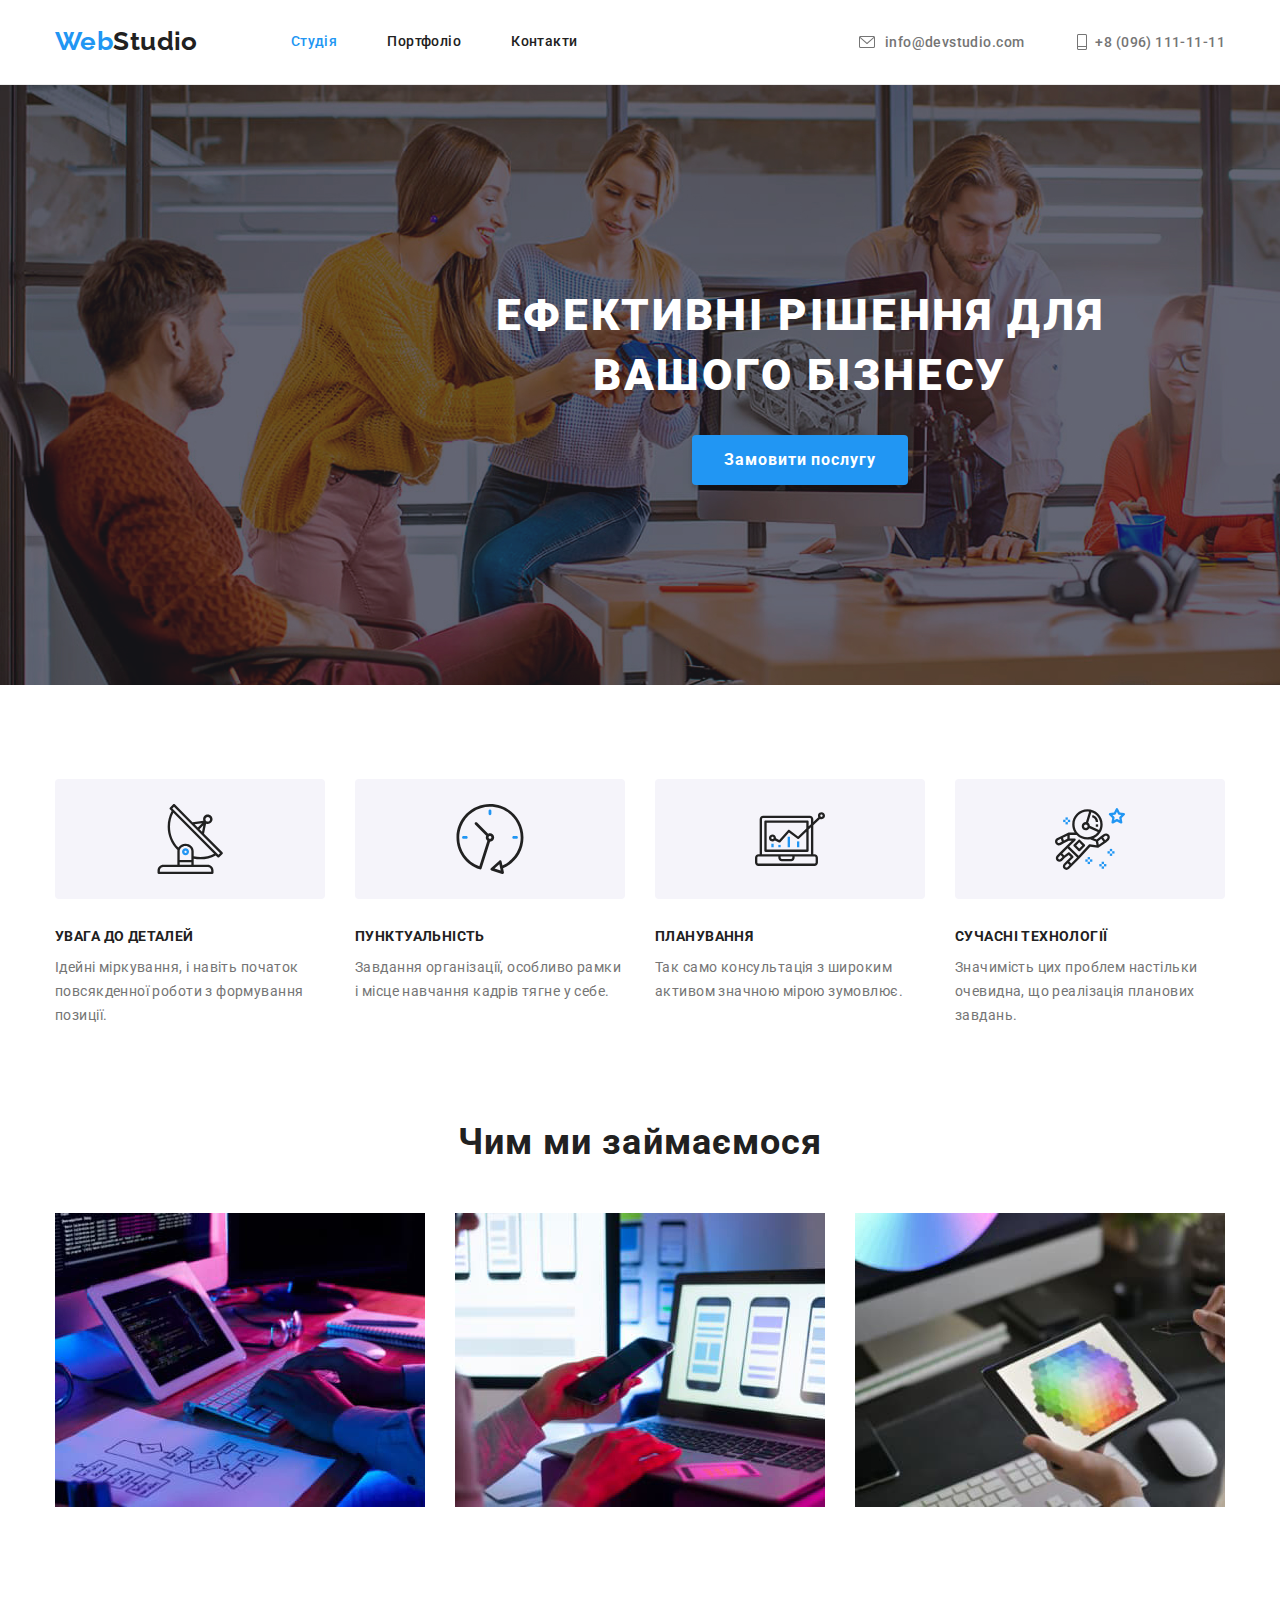
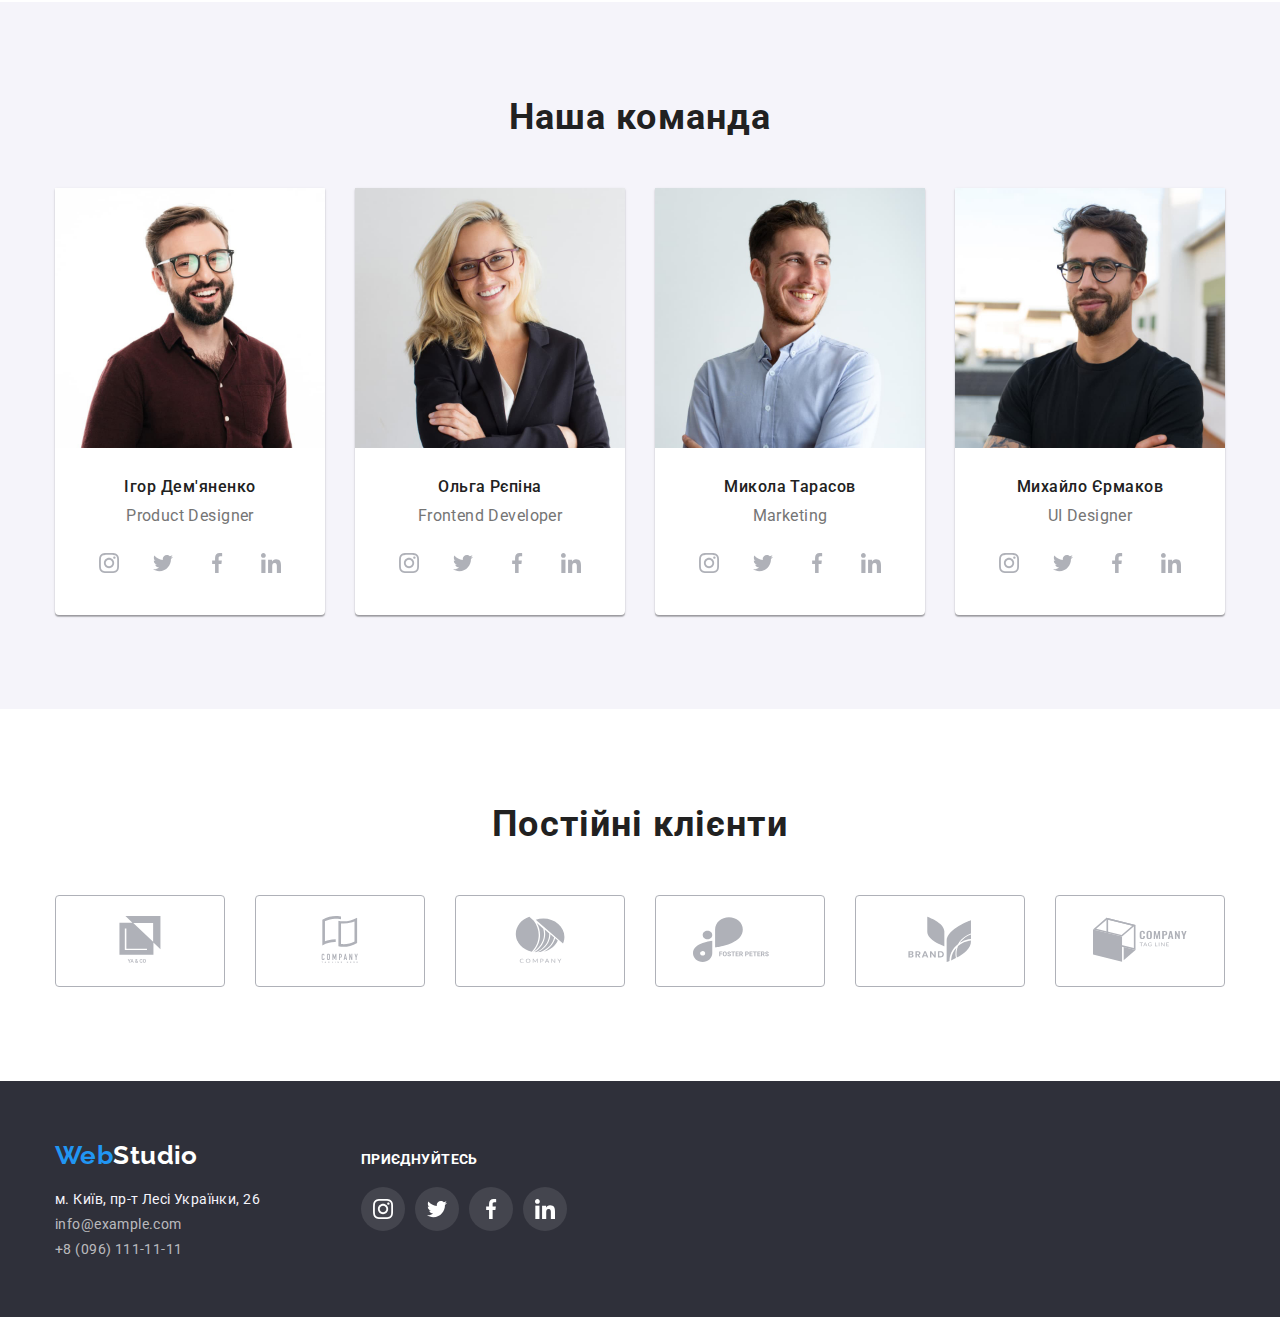
<file: index.html>
<!DOCTYPE html>
<html lang="uk">

<head>
    <meta charset="UTF-8" />
    <meta http-equiv="X-UA-Compatible" content="IE=edge" />
    <meta name="viewport" content="width=device-width, initial-scale=1.0" />
    <title>Studio</title>
    <link
        href="https://fonts.googleapis.com/css2?family=Raleway:wght@700&family=Roboto:wght@400;500;700;900&display=swap"
        rel="stylesheet">
    <link rel="stylesheet" href="./css/modern-normalize.css">
    <link rel="stylesheet" href="./css/style.css">
</head>

<body>
    <header class="page-header">
        <div class="container">
            <nav class="main-nav">
                <a href="./index.html" class="web-studio-logo">
                    <span style="color:#2196F3">Web</span>Studio
                </a>
                <ul class="site-nav list">
                    <li class="item"> <a href="./index.html" class="link nav_color">Студія</a></li>
                    <li class="item"> <a href="./portfolio.html" class="link">Портфоліо</a></li>
                    <li class="item"> <a href="" class="link">Контакти</a></li>
                </ul>
                <ul class="contacts-nav">
                    <li class="contacts">
                        <svg class="contacts-icon icon-env" aria-label="envelope">
                            <use href="./images/icons/sprite-contacts.svg#envelope">
                            </use>
                        </svg>

                        <a href="mailto:info@devstudio.com" class="nav-sec-color">info@devstudio.com</a>
                    </li>
                    <li class="contacts">
                        <svg class="contacts-icon icon-tel" aria-label="phone">
                            <use href="./images/icons/sprite-contacts.svg#phone">
                            </use>
                        </svg>
                        <a href="tel:+380961111111" class="nav-sec-color">+8 (096) 111-11-11</a>
                    </li>
                </ul>
            </nav>
        </div>
    </header>



    <main>
        <section class="cover-section">
            <div class="container">
                <h1 class="studio-title">Ефективні рішення для вашого бізнесу</h1>
                <button type="button" class="btn-studio">Замовити послугу</button>
            </div>
        </section>

        <section class="section">
            <div class="container">
                <h2 hidden>Деталі</h2>
                <ul class="details-wrapper">
                    <li class="details-list">
                        <div class="details-icons-rect">
                            <svg class="details-benefits-icon" aria-label="antena">
                                <use href="./images/icons/sprite-benefits.svg#antena">
                                </use>
                            </svg>
                        </div>
                        <h3 class="details">УВАГА ДО ДЕТАЛЕЙ</h3>
                        <p class="details-descr">Ідейні міркування, і навіть початок повсякденної роботи з
                            формування
                            позиції.</p>
                    </li>

                    <li class="details-list">
                        <div class="details-icons-rect">
                            <svg class="details-benefits-icon" aria-label="clock">
                                <use href="./images/icons/sprite-benefits.svg#clock">
                                </use>
                            </svg>
                        </div>
                        <h3 class="details">ПУНКТУАЛЬНІСТЬ</h3>
                        <p class="details-descr">Завдання організації, особливо рамки і місце навчання кадрів тягне
                            у
                            себе.
                        </p>
                    </li>

                    <li class="details-list">
                        <div class="details-icons-rect">
                            <svg class="details-benefits-icon" aria-label="diagram">
                                <use href="./images/icons/sprite-benefits.svg#diagram">
                                </use>
                            </svg>
                        </div>
                        <h3 class="details">ПЛАНУВАННЯ</h3>
                        <p class="details-descr">Так само консультація з широким активом значною мірою зумовлює.</p>
                    </li>

                    <li class="details-list">
                        <div class="details-icons-rect">
                            <svg class="details-benefits-icon" aria-label="astronaut">
                                <use href="./images/icons/sprite-benefits.svg#astronaut">
                                </use>
                            </svg>
                        </div>
                        <h3 class="details">СУЧАСНІ ТЕХНОЛОГІЇ</h3>
                        <p class="details-descr">Значимість цих проблем настільки очевидна, що реалізація планових
                            завдань.
                        </p>
                    </li>
                </ul>
            </div>
        </section>

        <section class="section reset-pedding">
            <div class="container">
                <div class="our-work">
                    <h2 class="jobs-title">Чим ми займаємося</h2>
                    <ul class="wrapper">
                        <li class="jobs-wrapper"><img src="images/img1.jpg" alt="розробка програмного забезпечення"
                                width="370">
                        </li>
                        <li class="jobs-wrapper"><img src="images/img2.jpg" alt="тестування мобільного додатку"
                                width="370">
                        </li>
                        <li class="jobs-wrapper"><img src="images/img3.jpg" alt="робота з паліирою кольорів"
                                width="370">
                        </li>
                    </ul>
                </div>
            </div>
        </section>

        <section class="section fon-our-teams">
            <div class="container">
                <h2 class="jobs-title">Наша команда</h2>
                <ul class="teams">
                    <li class="teams-item">
                        <img src="images/productdesigner.jpg" alt="productdesigner" width="270">
                        <h3 class="name">Ігор Дем'яненко</h3>
                        <p lang="en" class="position">Product Designer</p>
                        <ul class="teams-item-social">
                            <li class="teams-item-social-round">
                                <svg class="teams-social-icon" aria-label="instagram">
                                    <use href="./images/icons/sprite-social.svg#instagram">
                                    </use>
                                </svg>

                            </li>
                            <li class="teams-item-social-round">
                                <svg class="teams-social-icon" aria-label="twitter">
                                    <use href="./images/icons/sprite-social.svg#twitter">
                                    </use>
                                </svg>

                            </li>
                            <li class="teams-item-social-round">
                                <svg class="teams-social-icon" aria-label="facebook">
                                    <use href="./images/icons/sprite-social.svg#facebook">
                                    </use>
                                </svg>

                            </li>
                            <li class="teams-item-social-round">
                                <svg class="teams-social-icon" aria-label="linkedin">
                                    <use href="./images/icons/sprite-social.svg#linkedin">
                                    </use>
                                </svg>
                            </li>
                        </ul>
                    </li>

                    <li class="teams-item">
                        <img src="images/frontenddeveloper.jpg" alt="frontenddeveloper" width="270">
                        <h3 class="name">Ольга Рєпіна</h3>
                        <p lang="en" class="position">Frontend Developer</p>
                        <ul class="teams-item-social">
                            <li class="teams-item-social-round">
                                <svg class="teams-social-icon" aria-label="instagram">
                                    <use href="./images/icons/sprite-social.svg#instagram">
                                    </use>
                                </svg>

                            </li>
                            <li class="teams-item-social-round">
                                <svg class="teams-social-icon" aria-label="twitter">
                                    <use href="./images/icons/sprite-social.svg#twitter">
                                    </use>
                                </svg>

                            </li>
                            <li class="teams-item-social-round">
                                <svg class="teams-social-icon" aria-label="facebook">
                                    <use href="./images/icons/sprite-social.svg#facebook">
                                    </use>
                                </svg>

                            </li>
                            <li class="teams-item-social-round">
                                <svg class="teams-social-icon" aria-label="linkedin">
                                    <use href="./images/icons/sprite-social.svg#linkedin">
                                    </use>
                                </svg>
                            </li>
                        </ul>
                    </li>

                    <li class="teams-item">
                        <img src="images/marketing.jpg" alt="marketing" width="270">
                        <h3 class="name">Микола Тарасов</h3>
                        <p lang="en" class="position">Marketing</p>
                        <ul class="teams-item-social">
                            <li class="teams-item-social-round">
                                <svg class="teams-social-icon" aria-label="instagram">
                                    <use href="./images/icons/sprite-social.svg#instagram">
                                    </use>
                                </svg>

                            </li>
                            <li class="teams-item-social-round">
                                <svg class="teams-social-icon" aria-label="twitter">
                                    <use href="./images/icons/sprite-social.svg#twitter">
                                    </use>
                                </svg>

                            </li>
                            <li class="teams-item-social-round">
                                <svg class="teams-social-icon" aria-label="facebook">
                                    <use href="./images/icons/sprite-social.svg#facebook">
                                    </use>
                                </svg>

                            </li>
                            <li class="teams-item-social-round">
                                <svg class="teams-social-icon" aria-label="linkedin">
                                    <use href="./images/icons/sprite-social.svg#linkedin">
                                    </use>
                                </svg>
                            </li>
                        </ul>
                    </li>

                    <li class="teams-item">
                        <img src="images/uidesigner.jpg" alt="uidesigner" width="270">
                        <h3 class="name">Михайло Єрмаков</h3>
                        <p lang="en" class="position">UI Designer</p>
                        <ul class="teams-item-social">
                            <li class="teams-item-social-round">
                                <svg class="teams-social-icon" aria-label="instagram">
                                    <use href="./images/icons/sprite-social.svg#instagram">
                                    </use>
                                </svg>

                            </li>
                            <li class="teams-item-social-round">
                                <svg class="teams-social-icon" aria-label="twitter">
                                    <use href="./images/icons/sprite-social.svg#twitter">
                                    </use>
                                </svg>

                            </li>
                            <li class="teams-item-social-round">
                                <svg class="teams-social-icon" aria-label="facebook">
                                    <use href="./images/icons/sprite-social.svg#facebook">
                                    </use>
                                </svg>

                            </li>
                            <li class="teams-item-social-round">
                                <svg class="teams-social-icon" aria-label="linkedin">
                                    <use href="./images/icons/sprite-social.svg#linkedin">
                                    </use>
                                </svg>
                            </li>
                        </ul>
                    </li>

                </ul>
            </div>
        </section>


        <section class="section">
            <div class="container">
                <h2 class="jobs-title">Постійні клієнти</h2>
                <ul class="reg-wrapper">
                    <li class="regular-customers">
                        <a href=""><svg class="regular-customers-icon" aria-label="icon1">
                                <use href="./images/icons/sprite-customers.svg#icon1">
                                </use>
                            </svg></a>
                    </li>
                    <li class="regular-customers">
                        <a href=""><svg class="regular-customers-icon" aria-label="icon2">
                                <use href="./images/icons/sprite-customers.svg#icon2">
                                </use>
                            </svg></a>
                    </li>
                    <li class="regular-customers">
                        <a href=""><svg class="regular-customers-icon" aria-label="icon6">
                                <use href="./images/icons/sprite-customers.svg#icon6">
                                </use>
                            </svg></a>
                    </li>
                    <li class="regular-customers">
                        <a href=""><svg class="regular-customers-icon" aria-label="icon5">
                                <use href="./images/icons/sprite-customers.svg#icon5">
                                </use>
                            </svg></a>
                    </li>
                    <li class="regular-customers">
                        <a href=""><svg class="regular-customers-icon" aria-label="icon4">
                                <use href="./images/icons/sprite-customers.svg#icon4">
                                </use>
                            </svg></a>
                    </li>
                    <li class="regular-customers">
                        <a href=""><svg class="regular-customers-icon" aria-label="icon3">
                                <use href="./images/icons/sprite-customers.svg#icon3">
                                </use>
                            </svg></a>
                    </li>
                </ul>
            </div>
        </section>


    </main>

    <footer class="footer-fon">
        <div class="container">
            <div class="footer-wrapper">
                <div class="footer-adress">
                    <a href="./index.html" class="web-studio-logo">
                        <span style="color:#2196F3">Web</span><span style="color:#ffffff">Studio</span>
                    </a>
                    <address>
                        <ul class="addr">
                            <li class="footer-item"><a class="button-adress" href="">м. Київ, пр-т Лесі Українки, 26</a>
                            </li>
                            <li class="footer-item"><a href="mailto:info@example.com"
                                    class="footer-info-color">info@example.com</a>
                            </li>
                            <li class="footer-item"><a href="tel:+380961111111" class="footer-info-color">+8 (096)
                                    111-11-11</a>
                            </li>
                        </ul>
                    </address>
                </div>
                <div class="footer-social-wrapper">
                    <p class="social-title">
                        приєднуйтесь
                    </p>
                    <ul class="footer-social">
                        <li class="footer-social-round">
                            <svg class="footer-social-icon" aria-label="instagram">
                                <use href="./images/icons/sprite-social.svg#instagram">
                                </use>
                            </svg>

                        </li>
                        <li class="footer-social-round">
                            <svg class="footer-social-icon" aria-label="twitter">
                                <use href="./images/icons/sprite-social.svg#twitter">
                                </use>
                            </svg>

                        </li>
                        <li class="footer-social-round">
                            <svg class="footer-social-icon" aria-label="facebook">
                                <use href="./images/icons/sprite-social.svg#facebook">
                                </use>
                            </svg>

                        </li>
                        <li class="footer-social-round">
                            <svg class="footer-social-icon" aria-label="linkedin">
                                <use href="./images/icons/sprite-social.svg#linkedin">
                                </use>
                            </svg>

                        </li>
                    </ul>
                </div>
            </div>
        </div>
    </footer>

</body>

</html>
</file>
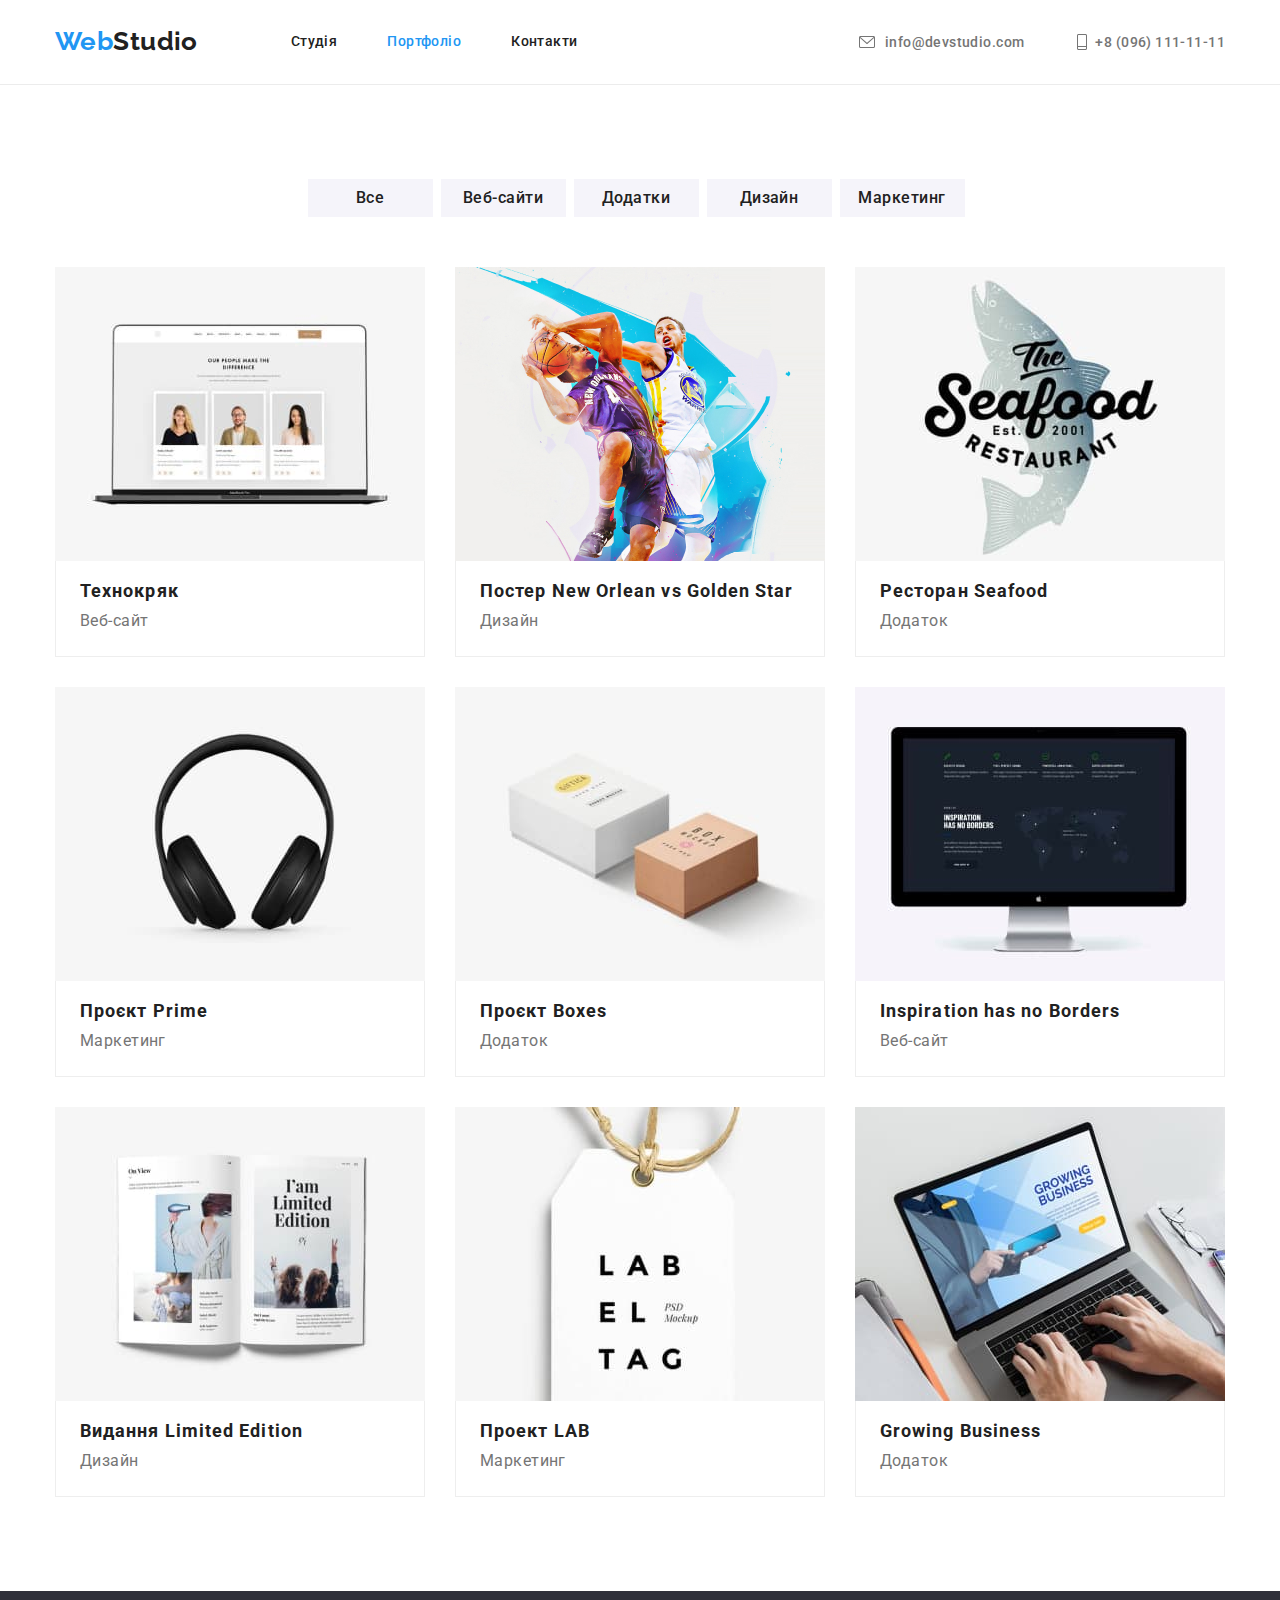
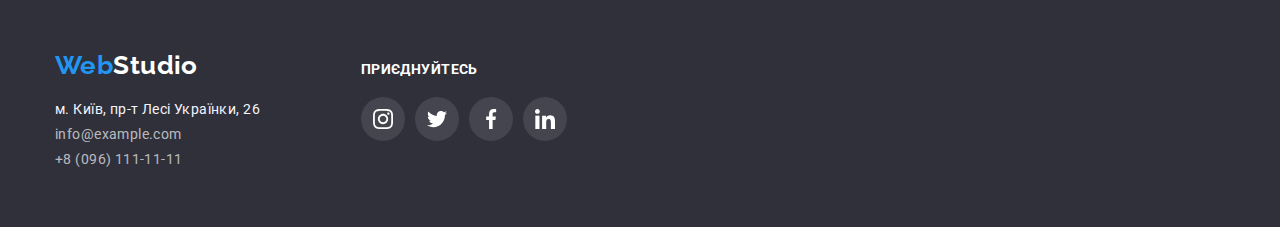
<file: portfolio.html>
<!DOCTYPE html>
<html lang="uk">

<head>
    <meta charset="UTF-8" />
    <meta http-equiv="X-UA-Compatible" content="IE=edge" />
    <meta name="viewport" content="width=device-width, initial-scale=1.0" />
    <title>Портфоліо</title>
    <link
        href="https://fonts.googleapis.com/css2?family=Raleway:wght@700&family=Roboto:wght@400;500;700;900&display=swap"
        rel="stylesheet">
    <link rel="stylesheet" href="./css/modern-normalize.css">
    <link rel="stylesheet" href="./css/style.css">
</head>

<body>
    <header class="page-header">
        <div class="container">
            <nav class="main-nav">
                <a href="./index.html" class="web-studio-logo">
                    <span style="color:#2196F3">Web</span>Studio
                </a>
                <ul class="site-nav list">
                    <li class="item"> <a href="./index.html" class="link">Студія</a></li>
                    <li class="item"> <a href="./portfolio.html" class="link nav_color">Портфоліо</a></li>
                    <li class="item"> <a href="" class="link">Контакти</a></li>
                </ul>
                <ul class="contacts-nav">
                    <li class="contacts">
                        <svg class="contacts-icon icon-env" aria-label="envelope">
                            <use href="./images/icons/sprite-contacts.svg#envelope">
                            </use>
                        </svg>

                        <a href="mailto:info@devstudio.com" class="nav-sec-color">info@devstudio.com</a>
                    </li>
                    <li class="contacts">
                        <svg class="contacts-icon icon-tel" aria-label="phone">
                            <use href="./images/icons/sprite-contacts.svg#phone">
                            </use>
                        </svg>
                        <a href="tel:+380961111111" class="nav-sec-color">+8 (096) 111-11-11</a>
                    </li>
                </ul>
            </nav>
        </div>
    </header>

    <main>
        <section class="section">
            <h1 class="visually-hidden">Портфоліо</h1>
            <div class="container">

                <ul class="card-buttons">
                    <li><button type="button" class="btn-portfolio">Все</button> </li>
                    <li><button type="button" class="btn-portfolio">Веб-сайти</button> </li>
                    <li><button type="button" class="btn-portfolio">Додатки</button> </li>
                    <li><button type="button" class="btn-portfolio">Дизайн</button> </li>
                    <li><button type="button" class="btn-portfolio">Маркетинг</button> </li>
                </ul>

                <ul class="card">
                    <li class="flex-elements">
                        <a class="border-shadow" href=""><img src="./images/portfolio/img(4).jpg" alt="Технокряк">
                            <div class="flex-elements-padding">
                                <h2 class="example-work">Технокряк</h2>
                                <p class="example-descr">Веб-сайт</p>
                            </div>
                        </a>
                    </li>


                    <li class="flex-elements">
                        <a class="border-shadow" href=""> <img src="./images/portfolio/img(5).jpg"
                                alt="Постер New Orlean vs Golden Star">
                            <div class="flex-elements-padding">
                                <h2 class="example-work">Постер New Orlean vs Golden Star</h2>
                                <p class="example-descr">Дизайн</p>
                            </div>
                        </a>

                    </li>


                    <li class="flex-elements">
                        <a class="border-shadow" href=""> <img src="./images/portfolio/img(6).jpg"
                                alt="Ресторан Seafood">
                            <div class="flex-elements-padding">
                                <h2 class="example-work">Ресторан Seafood</h2>
                                <p class="example-descr">Додаток</p>
                            </div>
                        </a>

                    </li>


                    <li class="flex-elements">
                        <a class="border-shadow" href=""><img src="./images/portfolio/img(7).jpg" alt="Проєкт Prime">
                            <div class="flex-elements-padding">
                                <h2 class="example-work">Проєкт Prime</h2>
                                <p class="example-descr">Маркетинг</p>
                            </div>
                        </a>

                    </li>


                    <li class="flex-elements">
                        <a class="border-shadow" href=""><img src="./images/portfolio/img(8).jpg" alt="Проєкт Boxes">
                            <div class="flex-elements-padding">
                                <h2 class="example-work">Проєкт Boxes</h2>
                                <p class="example-descr">Додаток</p>
                            </div>
                        </a>
                    </li>


                    <li class="flex-elements">
                        <a class="border-shadow" href=""><img src="./images/portfolio/img(9).jpg"
                                alt="Inspiration has no Borders">
                            <div class="flex-elements-padding">
                                <h2 class="example-work">Inspiration has no Borders</h2>
                                <p class="example-descr">Веб-сайт</p>
                            </div>
                        </a>

                    </li>


                    <li class="flex-elements">
                        <a class="border-shadow" href=""><img src="./images/portfolio/img(10).jpg"
                                alt="Видання Limited Edition">
                            <div class="flex-elements-padding">
                                <h2 class="example-work">Видання Limited Edition</h2>
                                <p class="example-descr">Дизайн</p>
                            </div>
                        </a>
                    </li>


                    <li class="flex-elements">
                        <a class="border-shadow" href=""><img src="./images/portfolio/img(11).jpg" alt="Проект LAB">
                            <div class="flex-elements-padding">
                                <h2 class="example-work">Проект LAB</h2>
                                <p class="example-descr">Маркетинг</p>
                            </div>
                        </a>

                    </li>


                    <li class="flex-elements">
                        <a class="border-shadow" href=""><img src="./images/portfolio/img(12).jpg"
                                alt="Growing Business">
                            <div class="flex-elements-padding">
                                <h2 class="example-work">Growing Business</h2>
                                <p class="example-descr">Додаток</p>
                            </div>
                        </a>

                    </li>
                </ul>
            </div>

        </section>
    </main>
    <footer class="footer-fon">
        <div class="container">
            <div class="footer-wrapper">
                <div class="footer-adress">
                    <a href="./index.html" class="web-studio-logo">
                        <span style="color:#2196F3">Web</span><span style="color:#ffffff">Studio</span>
                    </a>
                    <address>
                        <ul class="addr">
                            <li class="footer-item"><a class="button-adress" href="">м. Київ, пр-т Лесі Українки, 26</a>
                            </li>
                            <li class="footer-item"><a href="mailto:info@example.com"
                                    class="footer-info-color">info@example.com</a>
                            </li>
                            <li class="footer-item"><a href="tel:+380961111111" class="footer-info-color">+8 (096)
                                    111-11-11</a>
                            </li>
                        </ul>
                    </address>
                </div>
                <div class="footer-social-wrapper">
                    <p class="social-title">
                        приєднуйтесь
                    </p>
                    <ul class="footer-social">
                        <li class="footer-social-round">
                            <svg class="footer-social-icon" aria-label="instagram">
                                <use href="./images/icons/sprite-social.svg#instagram">
                                </use>
                            </svg>

                        </li>
                        <li class="footer-social-round">
                            <svg class="footer-social-icon" aria-label="twitter">
                                <use href="./images/icons/sprite-social.svg#twitter">
                                </use>
                            </svg>

                        </li>
                        <li class="footer-social-round">
                            <svg class="footer-social-icon" aria-label="facebook">
                                <use href="./images/icons/sprite-social.svg#facebook">
                                </use>
                            </svg>

                        </li>
                        <li class="footer-social-round">
                            <svg class="footer-social-icon" aria-label="linkedin">
                                <use href="./images/icons/sprite-social.svg#linkedin">
                                </use>
                            </svg>

                        </li>
                    </ul>
                </div>
            </div>
        </div>
    </footer>

</body>
</file>
<file: css/style.css>
/* * {
    box-sizing: border-box;
    margin: 0;
    padding: 0;
} */

:root {
    --textcolor: #212121;
    --secondarycolor: #757575;
    --button-color: #F5F4FA;
    --maincolor: #2196F3;
    --bgcolor: #ffffff;
    --transp-white: #ffffffae;
    --box-border-color:#EEEEEE;
    --border-color: #ECECEC;
    --bg-color-fon: #2F303A;
    --box-shadow-card: 0px 1px 1px rgba(0, 0, 0, 0.12), 0px 4px 4px rgba(0, 0, 0, 0.06), 1px 4px 6px rgba(0, 0, 0, 0.16);
    --social-round-color: rgba(255, 255, 255, 0.1);
    --social-icon-color: #AFB1B8;
  }    

  h1, h2, h3, h4, h5, h6, p {
    margin: 0;
  }

body {
    font-family: Roboto, sans-serif;
    color: var(--textcolor);
    font-size: 14px;
    letter-spacing: 0.03em;
    background-color: var(--bgcolor);

}

.container {
    width: 1200px;
    margin: 0 auto;
    padding: 0 15px;

}

/* =========  HEADER ============ */

.page-header {
   border-bottom: 1px solid var(--border-color); 
}

img {
    display: block;
    /* min-width: 100%; */
    height: auto;
}

.list {
    font-weight: 500;
    font-size: 14px;
    line-height: 1.42;
    color: var(--textcolor);
}

.main-nav {
    display: flex;
    align-items: center;
    justify-content:flex-start;
}

.contacts-nav {
    display: flex;
    margin-left: auto;
}

.web-studio-logo {
    margin-right: 93px;
    font-family: Raleway;
    color: var(--textcolor);
    font-size: 26px;
    font-weight: 700;
}

.data {
    color:var(--secondarycolor)
}

.web-studio-logo:hover, 
.web-studio-logo:focus {
    color: var(--textcolor);
}

.contacts {
    display: flex;
    font-weight: 500;
}

/* .contacts::before {
  content: "";
  width: 16px;
  height: 16px;
  background-size: contain;
} */

.icon-env {
    /* margin-top: 2px; */
    display: block;
    margin-right: 10px;
    /* margin-bottom: -3px; */
}

.icon-tel {
    /* margin-top: -2px; */
    display: block;
    margin-right: 5px;
    /* margin-bottom: -3px; */
}

/* .contacts::before {
    margin-right: 16px;
    background-image: url("https://cdn-icons-png.flaticon.com/512/599/599502.png");
  }
   */


.contacts:hover, .contacts:hover .contacts-icon, .contacts:hover a,
.contacts:focus {
    color: var(--maincolor);
    fill: var(--maincolor);
}



.contacts-icon {
    width: 16px;
    height: 16px;
    fill: var(--secondarycolor);
}


.nav_color {
    color: var(--maincolor);
}

.nav-sec-color {
    color: var(--secondarycolor);
}

.visually-hidden {
    position: absolute;
    width: 1px;
    height: 1px;
    margin: -1px;
    padding: 0;
    overflow: hidden;
    border: 0;
    clip: rect(0 0 0 0);
   } 

.site-nav {
    display: flex;
    margin: 0;
    padding: 0;
}

.site-nav .item:not(:last-child) {
margin-right: 50px;
}

.contacts-nav .contacts:not(:last-child) {
    margin-right: 50px;
    }


.site-nav .link {
    display: block;
    padding-top: 32px;
    padding-bottom: 32px;
}

a {
    color: var(--textcolor);
    text-decoration: none;
}

a:focus, a:hover {
    color: var(--maincolor);
}


/* ============= MAIN =============== */
.section {
    padding: 94px 0 94px 0;
}

.cover-section {
    background-image: url(../images/header-overlay.png), url(../images/header.jpg);
    background-repeat: no-repeat;
    /* background-size: 1600px, cover; */
    /* background-position: center; */
    width: 1600px;
    background-position: 50% 50%;
    /* background: rgba(47, 48, 58, 0.4); */
    margin: 0 auto;

    /* background-size: 1600px 50%; */
    /* background-attachment:fixed; */
    /* background-size: 0 1600px; */
    padding: 200px 0;
    text-align: center;
    background-color: var(--bg-color-fon);
}

.our-work {
    min-height: 387px;
}

.reset-pedding {
padding-top: 0;
}


/* ============== DETAILS ================ */

.details-wrapper {
    margin: 0;
    padding: 0;
    display: flex;
}

.details-icons-rect {
    display: flex;
    justify-content: center;
    align-items: center;
    margin-bottom: 30px;
    /* padding: 25px 102px; */
    width: 270px;
    height: 120px;
    background:var(--button-color);
    border-radius: 4px;
}




ul {
    list-style-type: none;
    margin: 0;
    padding: 0;
}


.details-benefits-icon {
    max-height: 70px;

}


/* =========== PORTFOLIO CARD =========== */
.card {
    display: flex;
    flex-wrap: wrap; 
    /* gap: 30px;  */
}

.card:nth-child(3n) {
    margin-right: 0;
}


.flex-container {
    display: flex;
    flex-wrap: wrap;
    width: 1230px;
    margin-left: auto;
    margin-right: auto;
}

.flex-elements {
    font-size: 0;
    background: var(--bgcolor);
}

.flex-elements:hover, .flex-elements:hover .border-shadow, 
.flex-elements:focus {
    color: var(--textcolor);
    box-shadow: var(--box-shadow-card)
}


.flex-elements:not(:nth-child(3n)) {
    margin-right: 30px;
}

.flex-elements:not(:nth-last-child(-n + 3)) {
    margin-bottom: 30px;
}


/* .border-shadow {
    border-left: 1px solid var(--box-border-color);
    border-bottom: 1px solid var(--box-border-color);
    border-right: 1px solid var(--box-border-color);;
} */

.flex-elements-padding {
    padding: 20px 24px 20px 24px;
    border-left: 1px solid var(--box-border-color);
    border-bottom: 1px solid var(--box-border-color);
    border-right: 1px solid var(--box-border-color);;
}

.example-work {
    font-size: 18px;
    font-weight: 700;
    letter-spacing: 0.06em;
}

.example-descr {
    margin-top: 4px;
    font-size: 16px;
    line-height: 1.9;
    color: var(--secondarycolor);
}


/* =========== Наша команда ============ */
.jobs-title {
    text-align: center;
    font-family: 'Roboto';
    margin-bottom: 50px;
    font-weight: 700;
    font-size: 36px;
    line-height: 42px;
    letter-spacing: 0.03em;
    color: var(--textcolor);
}

.teams {
    display: flex;
    padding: 0 15 0;
}

.teams-item {
    width: 270px;
    background:var(--bgcolor);
    box-shadow: 0px 1px 3px rgba(0, 0, 0, 0.12), 0px 1px 1px rgba(0, 0, 0, 0.14), 0px 2px 1px rgba(0, 0, 0, 0.2);
    border-radius: 0px 0px 4px 4px;
}

.teams-item:not(:last-child) {
    margin-right: 30px;
    }


.fon-our-teams {
    /* height: 648px; */
    background-color:var(--button-color);
}

.teams-item-social{
    display: flex;
    justify-content: center;
    margin-bottom: 30px;
    /* padding-left: 32px; */
}

.teams-item-social-round {
    /* display: block; */
    display: flex;
    align-items: center;
    justify-content: center;
    border-radius: 100%;
    width: 44px;
    height: 44px;
    margin-right: 10px;
    background-color:var(--bgcolor);
    /* fill: red;  */
}
/* .teams-item-social-round path {
    fill: var(--social-icon-color);
} */


.teams-social-icon {
fill: mediumvioletred;

}
.teams-item-social-round:hover, 
.teams-item-social-round:hover .teams-social-icon {
    background-color:var(--maincolor);
    fill: var(--bgcolor);
}


.teams-item-social-round:last-child{
    margin-right:0
}

.teams-social-icon {
    width: 20px;
    height: 20px;
    fill: var(--social-icon-color);
}


.card-buttons {
    justify-content: center;
    padding: 0; 
    margin-right: 0; 
    margin-left: 0;
    margin-bottom: 50px;
    display: flex;
}

.wrapper {
    display: flex;
}

.jobs-wrapper:not(:last-child) {
    margin-right: 30px;
    }

.jobs-wrapper:first-child {
}

.btn-portfolio {
    font-family: 'Roboto';
    line-height: 26px;
    letter-spacing: 0.03em;
    font-weight: 500;
    font-size: 16px;
    margin-right: 8px;
    height: 38px;
    width: 125px;
    background-color: var(--button-color);
    color: var(--textcolor);
    border-width: 0px;
    border-style:none;
    border-color: buttonborder;
    cursor: pointer;
}


.btn-portfolio:focus {
    background-color: var(--maincolor);
    color: var(--bgcolor);
}

.btn-portfolio:hover {
    background-color: var(--maincolor);
    color: var(--bgcolor);
}

.btn-studio {
    margin-top: 30px;
    box-shadow: 0px 4px 4px rgba(0, 0, 0, 0.15);
    border-radius: 4px; 
    font-family: 'Roboto';
    letter-spacing: 0.06em;
    font-weight: 700;
    font-size: 16px;
    line-height: 1.9;
    width: 216px;
    height: 50px;
    background-color: var(--maincolor);
    color: var(--bgcolor);
    border-color: buttonborder;
    border-width: 0px;
    border-style: none;
}

.btn-studio:focus {
    background-color: var(--secondarycolor);
    color: var(--bgcolor);
}

.btn-studio:hover {
    background-color: var(--secondarycolor);
    color: var(--bgcolor);
}

.studio-title {
    margin-right: auto;
    margin-left: auto;
    width: 696px;
    font-weight: 900;
    font-size: 44px;
    line-height: 1.37;
    letter-spacing: 0.06em;
    text-transform: uppercase;
    color: var(--bgcolor);
}


.details {
    font-family: 'Roboto';
    font-weight: 700;
    font-size: 14px;
    line-height: 1.14;
    letter-spacing: 0.03em;
    text-transform: uppercase;
    color: var(--textcolor);
}

.details-list {
    width: 270px;
    /* display: flex; */
    flex-wrap: wrap;
}


.details-list:not(:last-child) {
    margin-right: 30px;
    }


.details-items-body {
    font-family: Roboto;
    font-size: 14px;
    line-height: 2;
    color: var(--secondarycolor);
}

.details-descr {
    margin-top: 10px;
    line-height: 24px;
    color: var(--secondarycolor);
}


.name {
    display: block;
    margin-top: 30px;
    text-align: center;
    font-family: 'Roboto';
    font-style: normal;
    font-weight: 500;
    font-size: 16px;
    line-height: 1,19;
    letter-spacing: 0.03em;
    color: var(--textcolor);
}

.position {
    display: block;
    margin-top: 10px;
    margin-bottom: 16px;
    text-align: center;
    font-size: 16px;
    line-height: 1,19;
    color: var(--secondarycolor);
}


/* =============== REGULAR ============== */
.reg-wrapper {
    margin: 0;
    padding: 0;
    display: flex;
    flex-wrap: wrap;
    justify-content: space-between;
}

.regular-customers {
    display: flex;
    justify-content: center;
    align-items: center;
    width: 170px;
    height: 92px;
    /* margin: 0 auto; */
    /* padding: auto; */
    /* padding-left: auto;
    padding-right: auto; */
    
    /* left: 615px;
    top: 2490px; */
    border: 1px solid var(--social-icon-color);
    border-radius: 4px;
}

.regular-customers:hover {
    fill: var(--maincolor); 
    border: 1px solid var(--maincolor);
}

.regular-customers:hover .regular-customers-icon {
    border: none;
    fill: var(--maincolor); 
}


.regular-customers-icon {
    fill: var(--social-icon-color);
    max-height: 47px;
    max-width: 94px;
}

/* ============ FOOTER ============= */

.footer-info-color {
    color: var(--transp-white);
}

.footer-fon {
    padding: 60px 0;
    background-color:var(--bg-color-fon);
}

.button-adress {
    color:var(--button-color);
}

.footer-wrapper {
    display: flex;
    align-items: baseline;
}

.footer-adress{
    margin-right: 70px;
}

.social-title {
    text-transform: uppercase;
    color: var(--bgcolor);
    font-weight: 700;
    margin-bottom: 20px;
    font-size: 14px;
    line-height: 16px;
    letter-spacing: 0.03em;
    /* padding-top: 11px; */
}


.footer-social{
    display: flex;

}

.footer-social-round {
        /* display: block; */
        display: flex;
        align-items: center;
        justify-content: center;
        border-radius: 100%;
        width: 44px;
        height: 44px;
        /* margin-bottom: 30px; */
        margin-right: 10px;
        background-color:var(--social-round-color);
        /* fill: red;  */
}


.footer-social-round path {
    fill:#AFB1B8;
}


.footer-social-round:hover, 
.footer-social-round:hover path {
    background-color:var(--maincolor);
    fill: white; 
}    


.footer-social-icon {
    width: 20px;
    height: 20px;
    fill: var(--bgcolor);
}

address {
    margin-top: 20px;
    font-style: normal;
}

.addr {
    padding-left: 0;
}

.footer-item:not(:last-child) {
    margin-top: 9px;
    margin-bottom: 9px;
    }
</file>
